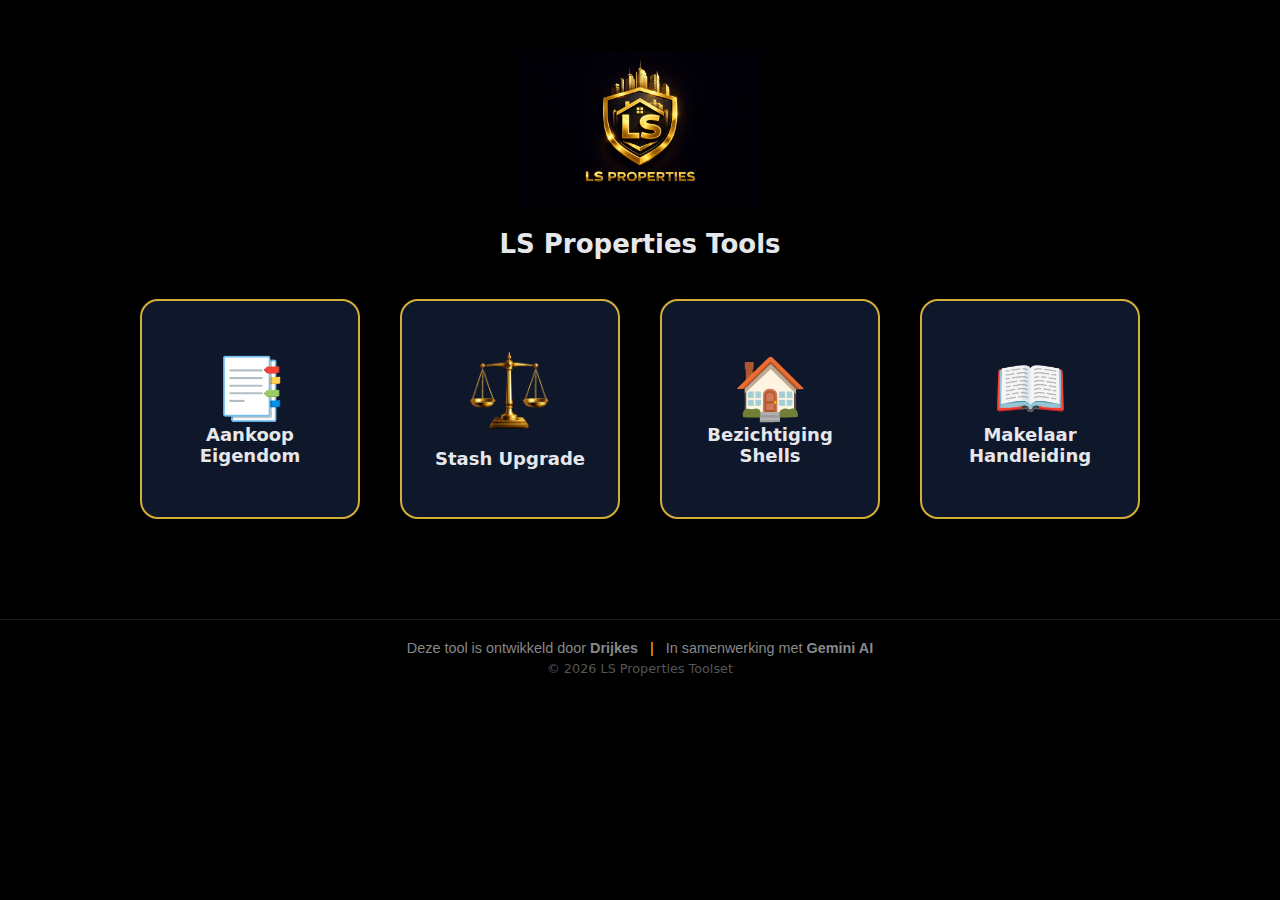
<file: index.html>
<!doctype html>
<html lang="nl">
<head>
  <meta charset="utf-8" />
  <meta name="viewport" content="width=device-width,initial-scale=1" />
  <title>LS Properties Tools</title>
  <link rel="stylesheet" href="styles.css" />
</head>
<body class="homepage"> 
  <main class="home">

    <div class="home-logo">
      <img src="logo.png" alt="LS Properties logo"> 
    </div>

    <h1 class="home-title">LS Properties Tools</h1>

    <div class="home-grid">

      <a href="aankoop.html" class="home-card">
        <div class="home-icon" style="font-size: 60px; display: flex; align-items: center; justify-content: center;">
          📑
        </div>
        <div class="home-card-title">Aankoop Eigendom</div>
      </a>

      <a href="properties.html" class="home-card">
        <div class="home-icon">
          <img src="weegschaal.png" alt="Weegschaal icoon"> 
        </div>
        <div class="home-card-title">Stash Upgrade</div>
      </a>

      <a href="shells.html" class="home-card">
        <div class="home-icon" style="font-size: 60px; display: flex; align-items: center; justify-content: center;">
          🏠
        </div>
        <div class="home-card-title">Bezichtiging Shells</div>
      </a>

      <a href="uitleg.html" class="home-card">
        <div class="home-icon" style="font-size: 60px; display: flex; align-items: center; justify-content: center;">
          📖
        </div>
        <div class="home-card-title">Makelaar Handleiding</div>
      </a>

    </div>
  </main>

  <footer style="margin-top: 50px; padding: 20px; border-top: 1px solid rgba(255,255,255,0.1); text-align: center; width: 100%;">
    <p style="color: #888; font-size: 0.9em; font-family: sans-serif; margin: 0;">
      Deze tool is ontwikkeld door <strong>Drijkes</strong> 
      <span style="margin: 0 8px; color: #ffcc00;">|</span> 
      In samenwerking met <strong>Gemini AI</strong>
    </p>
    <p style="color: #555; font-size: 0.8em; margin-top: 5px;">&copy; 2026 LS Properties Toolset</p>
  </footer>

</body>
</html>
</file>
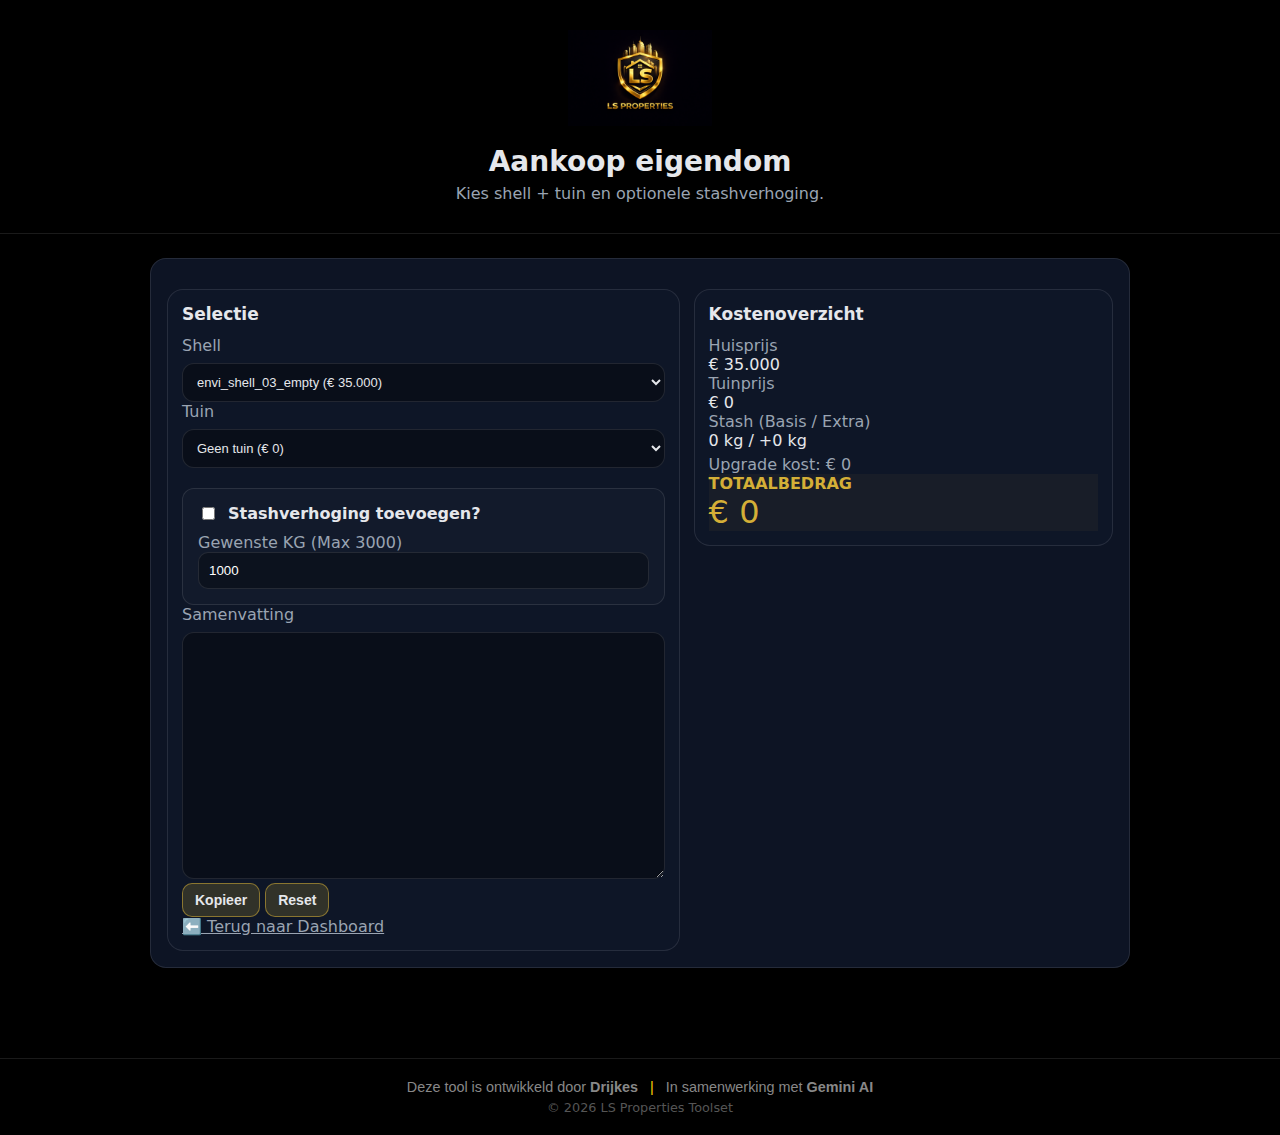
<file: aankoop.html>
<!doctype html>
<html lang="nl">
<head>
  <meta charset="utf-8" />
  <meta name="viewport" content="width=device-width,initial-scale=1" />
  <title>LS Properties — Aankoop eigendom</title>
  <link rel="stylesheet" href="styles.css" />
</head>
<body>
  <header class="hero" style="display: flex; flex-direction: column; align-items: center; text-align: center; padding: 30px 0;">
    <div class="home-logo" style="margin-bottom: 15px;">
      <a href="index.html">
        <img src="logo.png" alt="LS Properties logo" style="width: 180px; max-width: 80%;">
      </a>
    </div>
    <div class="brand" style="justify-content: center; width: 100%;">
      <div style="display: flex; flex-direction: column; align-items: center;">
        <h1 style="font-size: 28px;">Aankoop eigendom</h1>
        <p class="muted">Kies shell + tuin en optionele stashverhoging.</p>
      </div>
    </div>
  </header>

  <main class="container">
    <section class="card">
      <div class="buy-layout">

        <div class="buy-panel">
          <h2>Selectie</h2>
          <div class="buy-grid">
            <div>
              <div class="muted">Shell</div>
              <select id="shellSelect"></select>
            </div>
            <div>
              <div class="muted">Tuin</div>
              <select id="tuinSelect"></select>
            </div>
          </div>

          <div style="margin-top: 20px; padding: 15px; border: 1px solid var(--border); border-radius: 12px; background: rgba(255,255,255,0.02);">
            <label style="display: flex; align-items: center; gap: 10px; cursor: pointer; margin-bottom: 10px;">
              <input type="checkbox" id="enableStashUpgrade"> <strong>Stashverhoging toevoegen?</strong>
            </label>
            <div>
              <div class="muted">Gewenste KG (Max 3000)</div>
              <input type="number" id="stashTargetKg" value="1000" min="0" max="3000" style="width:100%; padding:10px; border-radius:10px; background:rgba(0,0,0,0.3); color:white; border:1px solid var(--border); outline: none;">
            </div>
          </div>

          <div class="copybox">
            <label class="muted" for="msgBuy">Samenvatting</label>
            <textarea id="msgBuy" rows="15" readonly></textarea>
            <div class="actions">
              <button class="btn" id="copyBuyBtn" type="button">Kopieer</button>
              <button class="btn btn--ghost" id="resetBuyBtn" type="button">Reset</button>
              <span class="muted" id="copyBuyToast" style="display:none; margin-left: 10px;">Gekopieerd!</span>
            </div>
          </div>
          <a class="back muted" href="index.html">⬅️ Terug naar Dashboard</a>
        </div>

        <div class="buy-panel">
          <h2>Kostenoverzicht</h2>

          <div id="kgWarningCard" style="display: none; background: rgba(212, 175, 55, 0.15); border: 2px solid var(--gold); border-radius: 12px; padding: 15px; margin-bottom: 15px; color: var(--gold); font-weight: bold; text-align: center;">
            ⚠️ LET OP: Voor deze shell moeten de Kilo's handmatig worden aangepast bij het plaatsen!
          </div>

          <div class="buy-results">
            <div class="sumcard">
              <div class="muted">Huisprijs</div>
              <div class="big" id="huisPrijs">€ 0</div>
            </div>
            <div class="sumcard">
              <div class="muted">Tuinprijs</div>
              <div class="big" id="tuinPrijs">€ 0</div>
            </div>
            <div class="sumcard">
              <div class="muted">Stash (Basis / Extra)</div>
              <div class="big">
                <span id="stashBaseKg">0</span> kg / +<span id="stashExtraKg">0</span> kg
              </div>
              <div class="muted" style="margin-top:5px;">Upgrade kost: <span id="stashUpgradePrice">€ 0</span></div>
            </div>
            <div class="sumcard" style="border-color: var(--gold); background: rgba(212,175,55,0.05);">
              <div class="muted" style="color: var(--gold); font-weight: bold;">TOTAALBEDRAG</div>
              <div class="big" id="totaalPrijs" style="font-size: 32px; color: var(--gold);">€ 0</div>
            </div>
          </div>
        </div>
        
      </div>
    </section>
  </main>

  <footer style="margin-top: 50px; padding: 20px; border-top: 1px solid rgba(255,255,255,0.1); text-align: center; width: 100%;">
    <p style="color: #888; font-size: 0.9em; font-family: sans-serif; margin: 0;">
      Deze tool is ontwikkeld door <strong>Drijkes</strong> 
      <span style="margin: 0 8px; color: #ffcc00;">|</span> 
      In samenwerking met <strong>Gemini AI</strong>
    </p>
    <p style="color: #555; font-size: 0.8em; margin-top: 5px;">&copy; 2026 LS Properties Toolset</p>
  </footer>

  <script src="aankoop.js"></script>
</body>
</html>
</file>
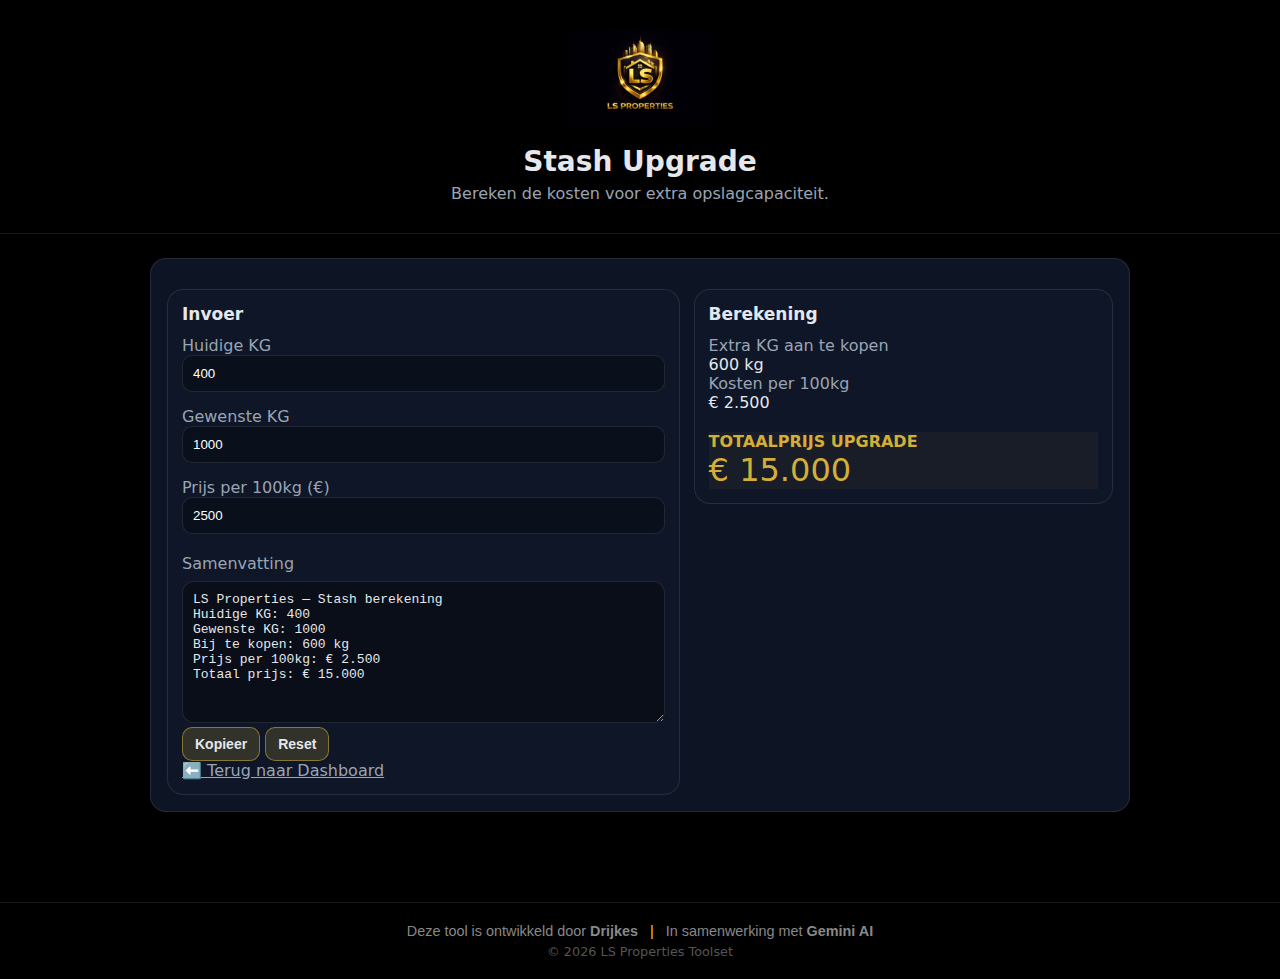
<file: properties.html>
<!doctype html>
<html lang="nl">
<head>
  <meta charset="utf-8" />
  <meta name="viewport" content="width=device-width,initial-scale=1" />
  <title>LS Properties — Stash Upgrade</title>
  <link rel="stylesheet" href="styles.css" />
</head>
<body>
  <header class="hero" style="display: flex; flex-direction: column; align-items: center; text-align: center; padding: 30px 0;">
    <div class="home-logo" style="margin-bottom: 15px;">
      <a href="index.html">
        <img src="logo.png" alt="LS Properties logo" style="width: 180px; max-width: 80%;">
      </a>
    </div>
    <div class="brand" style="justify-content: center; width: 100%;">
      <div style="display: flex; flex-direction: column; align-items: center;">
        <h1 style="font-size: 28px;">Stash Upgrade</h1>
        <p class="muted">Bereken de kosten voor extra opslagcapaciteit.</p>
      </div>
    </div>
  </header>

  <main class="container">
    <section class="card">
      <div class="buy-layout">

        <div class="buy-panel">
          <h2>Invoer</h2>
          
          <div style="margin-bottom: 15px;">
            <div class="muted">Huidige KG</div>
            <input id="curKg" type="number" min="0" value="400" style="width:100%; padding:10px; border-radius:10px; background:rgba(0,0,0,0.3); color:white; border:1px solid var(--border); outline: none;">
          </div>

          <div style="margin-bottom: 15px;">
            <div class="muted">Gewenste KG</div>
            <input id="targetKg" type="number" min="0" value="1000" style="width:100%; padding:10px; border-radius:10px; background:rgba(0,0,0,0.3); color:white; border:1px solid var(--border); outline: none;">
          </div>

          <div style="margin-bottom: 20px;">
            <div class="muted">Prijs per 100kg (€)</div>
            <input id="pricePer100" type="number" min="0" value="2500" style="width:100%; padding:10px; border-radius:10px; background:rgba(0,0,0,0.3); color:white; border:1px solid var(--border); outline: none;">
          </div>

          <div class="copybox">
            <label class="muted" for="msg">Samenvatting</label>
            <textarea id="msg" rows="8" readonly></textarea>
            <div class="actions">
              <button class="btn" id="copyMsgBtn" type="button">Kopieer</button>
              <button class="btn btn--ghost" id="resetBtn" type="button">Reset</button>
              <span class="muted" id="copyToast" style="display:none; margin-left: 10px;">Gekopieerd!</span>
            </div>
          </div>
          <a class="back muted" href="index.html">⬅️ Terug naar Dashboard</a>
        </div>

        <div class="buy-panel">
          <h2>Berekening</h2>
          <div class="buy-results">
            
            <div class="sumcard">
              <div class="muted">Extra KG aan te kopen</div>
              <div class="big"><span id="totalKg">0</span> kg</div>
            </div>

            <div class="sumcard">
              <div class="muted">Kosten per 100kg</div>
              <div class="big" id="displayPricePer100">€ 2.500</div>
            </div>

            <div class="sumcard" style="border-color: var(--gold); background: rgba(212,175,55,0.05); margin-top: 20px;">
              <div class="muted" style="color: var(--gold); font-weight: bold;">TOTAALPRIJS UPGRADE</div>
              <div class="big" id="totalPrice" style="font-size: 32px; color: var(--gold);">€ 0</div>
            </div>

          </div>
        </div>
        
      </div>
    </section>
  </main>

  <footer style="margin-top: 50px; padding: 20px; border-top: 1px solid rgba(255,255,255,0.1); text-align: center; width: 100%;">
    <p style="color: #888; font-size: 0.9em; font-family: sans-serif; margin: 0;">
      Deze tool is ontwikkeld door <strong>Drijkes</strong> 
      <span style="margin: 0 8px; color: #ffcc00;">|</span> 
      In samenwerking met <strong>Gemini AI</strong>
    </p>
    <p style="color: #555; font-size: 0.8em; margin-top: 5px;">&copy; 2026 LS Properties Toolset</p>
  </footer>

  <script src="app.js"></script>
  <script>
    document.getElementById("copyMsgBtn").addEventListener("click", async () => {
      const ta = document.getElementById("msg");
      try {
        await navigator.clipboard.writeText(ta.value);
        const toast = document.getElementById("copyToast");
        toast.style.display = "inline";
        setTimeout(() => (toast.style.display = "none"), 1200);
      } catch (err) {}
    });

    document.getElementById("pricePer100").addEventListener("input", (e) => {
      const val = Number(e.target.value) || 0;
      document.getElementById("displayPricePer100").textContent = 
        new Intl.NumberFormat("nl-BE", { style: "currency", currency: "EUR", maximumFractionDigits: 0 }).format(val);
    });
  </script>
</body>
</html>
</file>
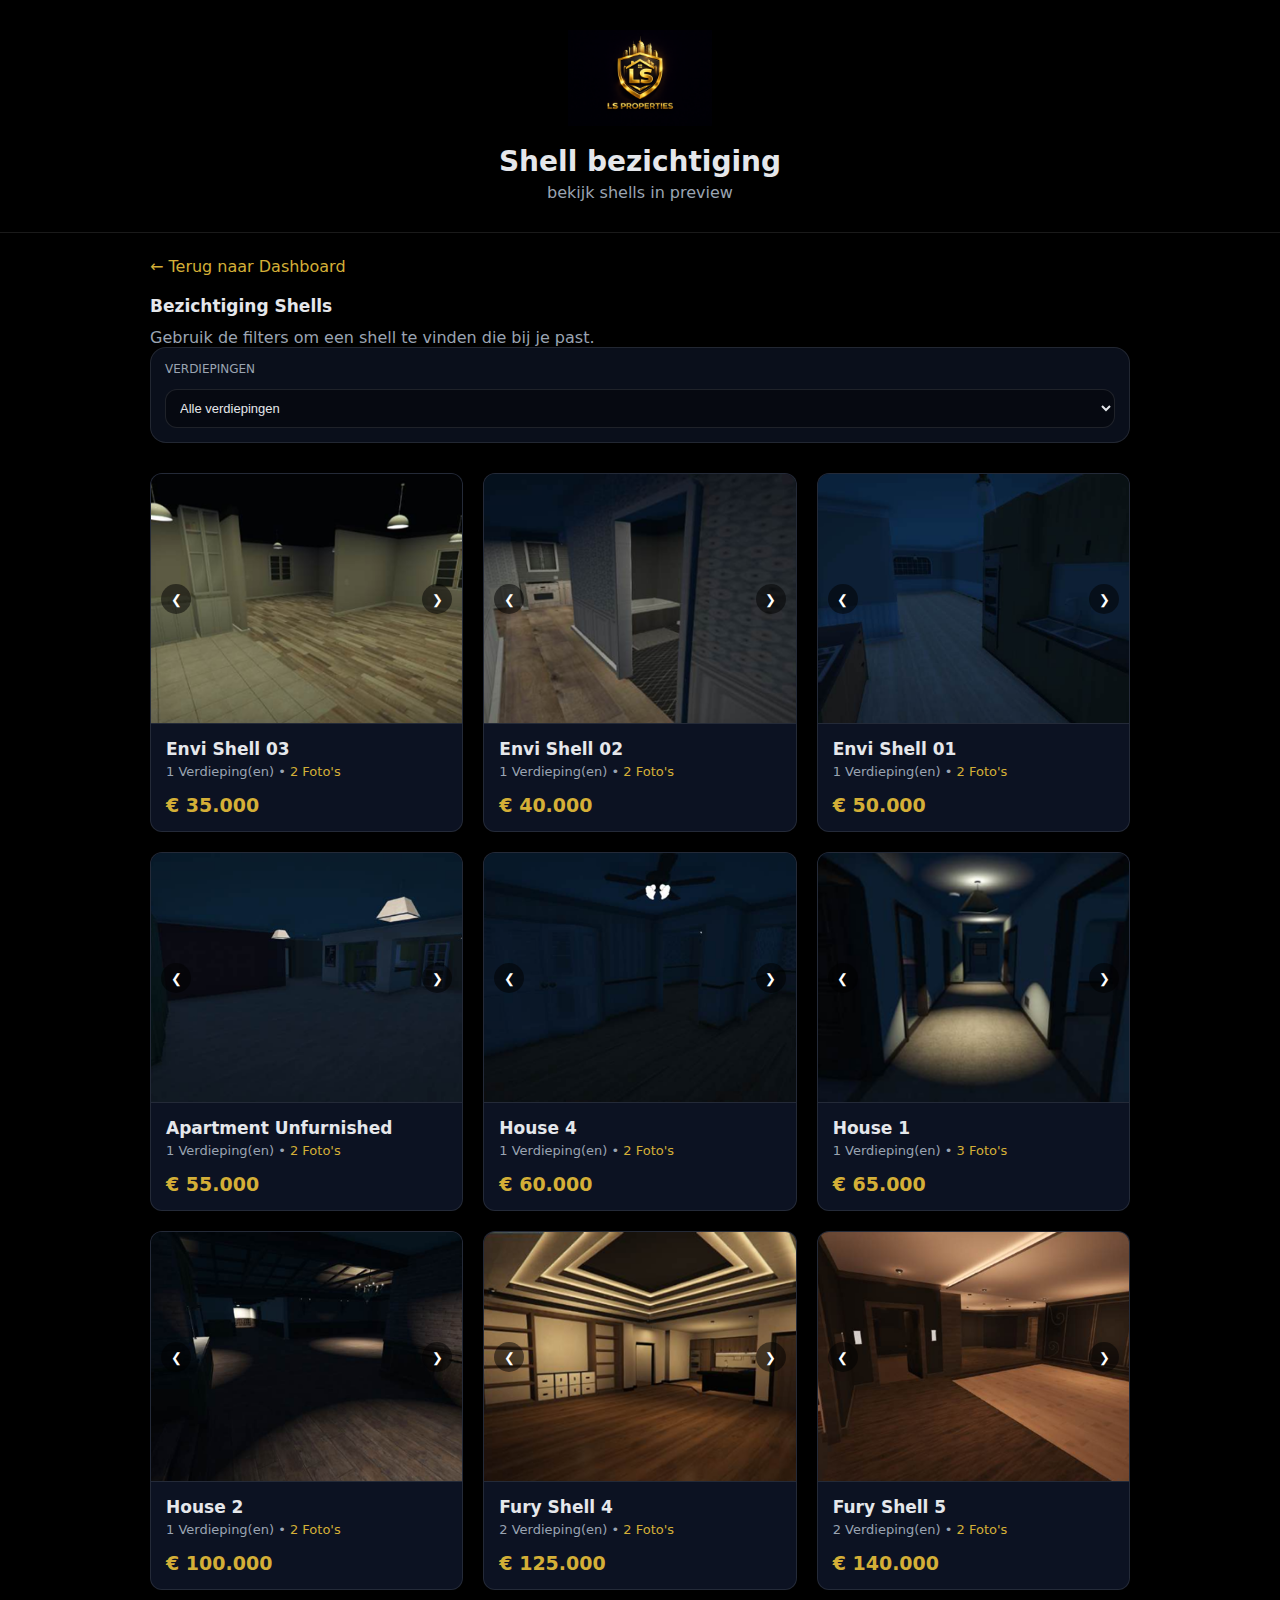
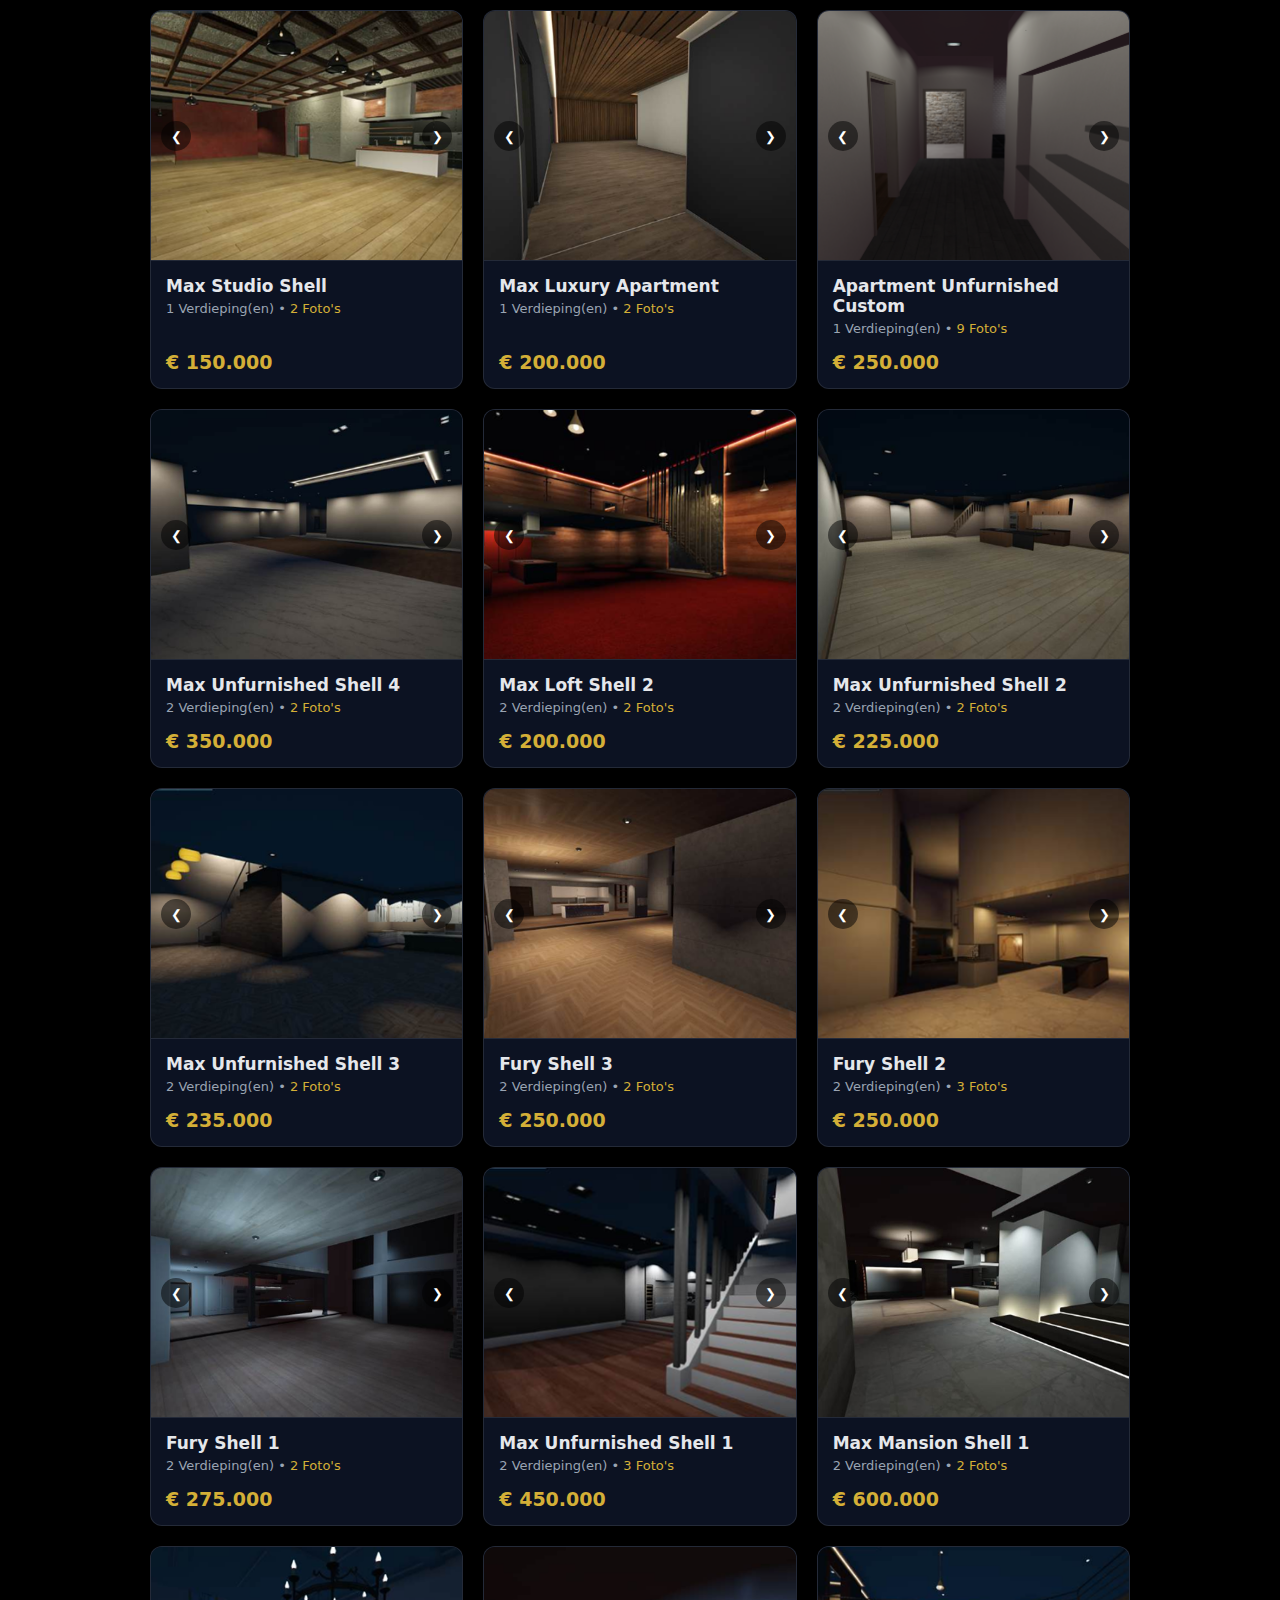
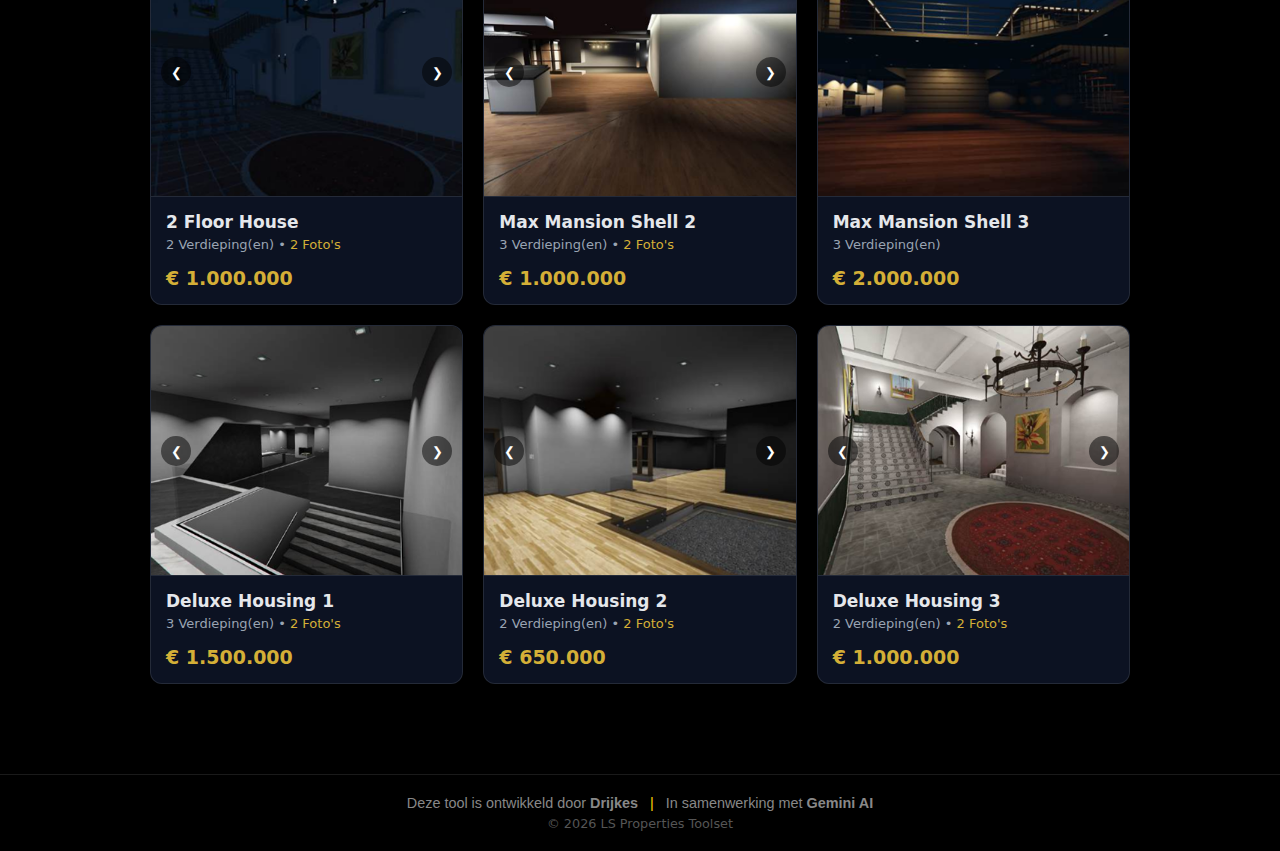
<file: shells.html>
<!doctype html>
<html lang="nl">
<head>
  <meta charset="utf-8" />
  <meta name="viewport" content="width=device-width,initial-scale=1" />
  <title>Bezichtiging Shells - LS Properties</title>
  <link rel="stylesheet" href="styles.css" />
</head>
<body>

  <header class="hero" style="display: flex; flex-direction: column; align-items: center; text-align: center; padding: 30px 0;">
    <div class="home-logo" style="margin-bottom: 15px;">
      <a href="index.html">
        <img src="logo.png" alt="LS Properties logo" style="width: 180px; max-width: 80%;">
      </a>
    </div>
    <div class="brand" style="justify-content: center; width: 100%;">
      <div style="display: flex; flex-direction: column; align-items: center;">
        <h1 style="font-size: 28px; margin: 0;">Shell bezichtiging</h1>
        <p class="muted" style="margin-top: 5px;">bekijk shells in preview</p>
      </div>
    </div>
  </header>

  <main class="container">
    <div style="margin-bottom: 20px;">
      <a href="index.html" style="color: var(--gold); text-decoration: none;">&larr; Terug naar Dashboard</a>
    </div>

    <h2>Bezichtiging Shells</h2>
    <p class="muted">Gebruik de filters om een shell te vinden die bij je past.</p>

    <section class="buy-panel" style="margin-bottom: 30px;">
      <div class="buy-grid">
        <div>
          <label class="muted" style="font-size: 12px; display: block; margin-bottom: 5px;">VERDIEPINGEN</label>
          <select id="filterFloors" onchange="filterShells()">
            <option value="all">Alle verdiepingen</option>
            <option value="1">1 Verdieping</option>
            <option value="2">2 Verdiepingen</option>
            <option value="3">3 of meer</option>
          </select>
        </div>
      </div>
    </section>

    <div id="shellResults" class="buy-results">
      </div>
  </main>

  <footer style="margin-top: 50px; padding: 20px; border-top: 1px solid rgba(255,255,255,0.1); text-align: center; width: 100%;">
    <p style="color: #888; font-size: 0.9em; font-family: sans-serif; margin: 0;">
      Deze tool is ontwikkeld door <strong>Drijkes</strong> 
      <span style="margin: 0 8px; color: #ffcc00;">|</span> 
      In samenwerking met <strong>Gemini AI</strong>
    </p>
    <p style="color: #555; font-size: 0.8em; margin-top: 5px;">&copy; 2026 LS Properties Toolset</p>
  </footer>

  <script src="app.js"></script>
</body>
</html>
</file>
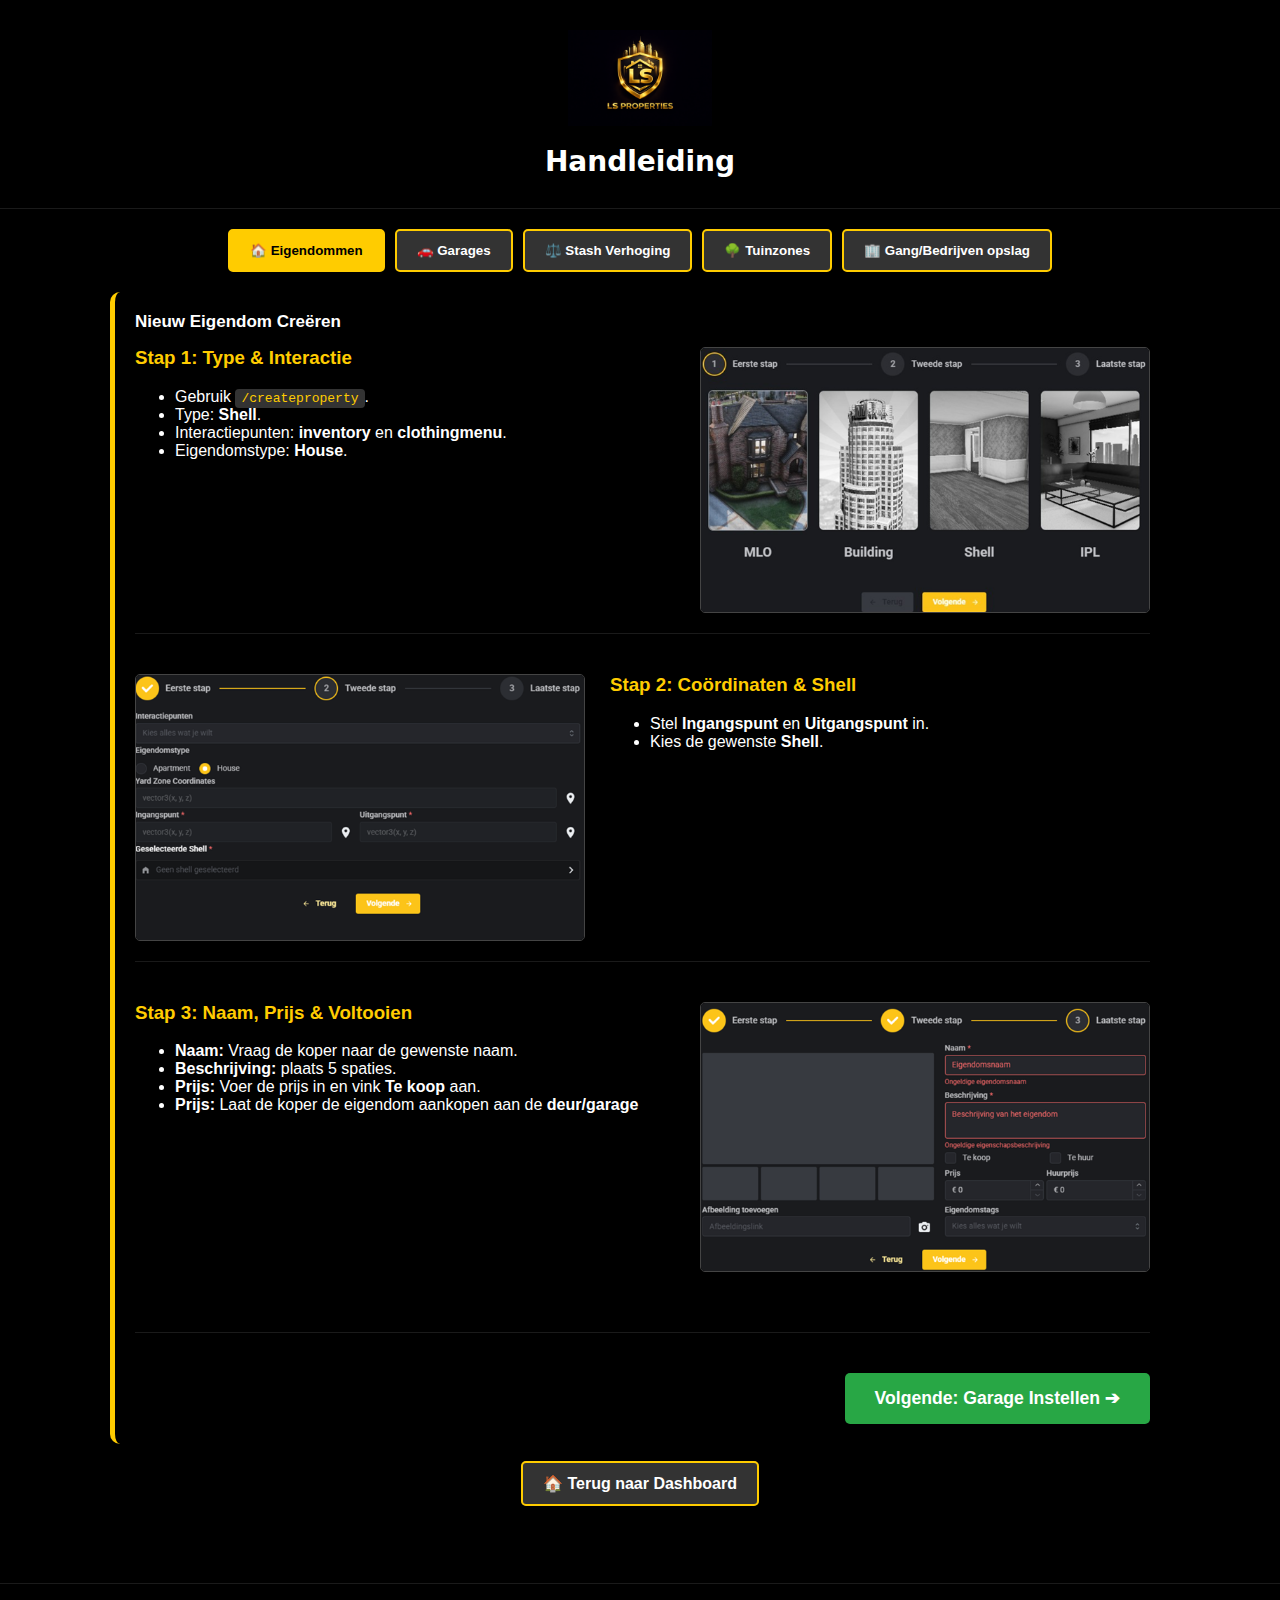
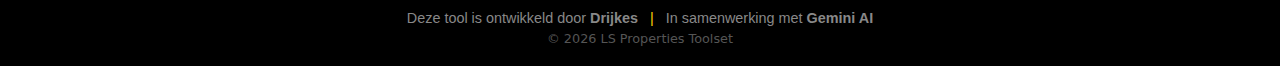
<file: uitleg.html>
<!doctype html>
<html lang="nl">
<head>
  <meta charset="utf-8" />
  <meta name="viewport" content="width=device-width,initial-scale=1" />
  <title>Makelaar Handleiding - LS Properties</title>
  <link rel="stylesheet" href="styles.css" />
  <style>
    .uitleg-container {
      max-width: 1100px;
      margin: 0 auto;
      padding: 20px;
      color: white;
      font-family: sans-serif;
    }
    .tab-menu {
      display: flex;
      gap: 10px;
      margin-bottom: 20px;
      flex-wrap: wrap;
      justify-content: center;
    }
    .tab-button {
      padding: 12px 20px;
      background: #333;
      color: white;
      border: 2px solid #ffcc00;
      border-radius: 5px;
      cursor: pointer;
      font-weight: bold;
      transition: 0.3s;
    }
    .tab-button:hover, .tab-button.active {
      background: #ffcc00;
      color: black;
    }
    .tab-content { display: none; }
    .tab-content.active { display: block; }
    .step-box {
      background: rgba(0, 0, 0, 0.5);
      border-radius: 10px;
      padding: 20px;
      margin-bottom: 30px;
      border-left: 5px solid #ffcc00;
    }
    .step-item {
      margin-bottom: 40px;
      padding-bottom: 20px;
      border-bottom: 1px solid rgba(255,255,255,0.1);
    }
    .step-grid {
      display: flex;
      align-items: flex-start;
      gap: 25px;
      margin-top: 15px;
    }
    .step-grid img {
      max-width: 450px;
      border-radius: 5px;
      border: 1px solid #444;
      box-shadow: 0 4px 15px rgba(0,0,0,0.5);
    }
    .step-text { flex: 1; }
    .step-text h3 { color: #ffcc00; margin-top: 0; }
    code {
      background: #333;
      padding: 2px 6px;
      border-radius: 4px;
      color: #ffcc00;
    }
    .next-step-btn {
      display: inline-block;
      margin-top: 20px;
      padding: 15px 30px;
      background: #28a745;
      color: white;
      border: none;
      border-radius: 5px;
      font-weight: bold;
      cursor: pointer;
      font-size: 1.1em;
      transition: 0.3s;
    }
    .next-step-btn:hover { background: #218838; transform: scale(1.02); }
    
    .muted { color: #aaa; margin-top: 5px; }

    @media (max-width: 850px) {
      .step-grid { flex-direction: column; }
      .step-grid img { max-width: 100%; }
    }
  </style>
</head>
<body class="content-body">

  <header class="hero" style="display: flex; flex-direction: column; align-items: center; text-align: center; padding: 30px 0;">
    <div class="home-logo" style="margin-bottom: 15px;">
      <a href="index.html">
        <img src="logo.png" alt="LS Properties logo" style="width: 180px; max-width: 80%;">
      </a>
    </div>
    <div class="brand" style="justify-content: center; width: 100%;">
      <div style="display: flex; flex-direction: column; align-items: center;">
        <h1 style="font-size: 28px; color: white;">Handleiding</h1>
      </div>
    </div>
  </header>

  <main class="uitleg-container">
    
    <div class="tab-menu" id="mainTabMenu">
      <button class="tab-button active" data-tab="eigendom" onclick="openTab(event, 'eigendom')">🏠 Eigendommen</button>
      <button class="tab-button" data-tab="garage" onclick="openTab(event, 'garage')">🚗 Garages</button>
      <button class="tab-button" data-tab="stash" onclick="openTab(event, 'stash')">⚖️ Stash Verhoging</button>
      <button class="tab-button" data-tab="tuin" onclick="openTab(event, 'tuin')">🌳 Tuinzones</button>
      <button class="tab-button" data-tab="opslag" onclick="openTab(event, 'opslag')">🏢 Gang/Bedrijven opslag</button>
    </div>

    <div id="eigendom" class="tab-content active">
      <section class="step-box">
        <h2>Nieuw Eigendom Creëren</h2>
        <div class="step-item">
          <div class="step-grid">
            <div class="step-text">
              <h3>Stap 1: Type & Interactie</h3>
              <ul>
                <li>Gebruik <code>/createproperty</code>.</li>
                <li>Type: <strong>Shell</strong>.</li>
                <li>Interactiepunten: <strong>inventory</strong> en <strong>clothingmenu</strong>.</li>
                <li>Eigendomstype: <strong>House</strong>.</li>
              </ul>
            </div>
            <img src="img/handleiding/createproperty 1.png" alt="Stap 1">
          </div>
        </div>
        <div class="step-item">
          <div class="step-grid">
            <img src="img/handleiding/createproperty 2.png" alt="Stap 2">
            <div class="step-text">
              <h3>Stap 2: Coördinaten & Shell</h3>
              <ul>
                <li>Stel <strong>Ingangspunt</strong> en <strong>Uitgangspunt</strong> in.</li>
                <li>Kies de gewenste <strong>Shell</strong>.</li>
              </ul>
            </div>
          </div>
        </div>
        <div class="step-item" style="border-bottom: none;">
          <div class="step-grid">
            <div class="step-text">
              <h3>Stap 3: Naam, Prijs & Voltooien</h3>
              <ul>
                <li><strong>Naam:</strong> Vraag de koper naar de gewenste naam.</li>
                <li><strong>Beschrijving:</strong> plaats 5 spaties.</li>
                <li><strong>Prijs:</strong> Voer de prijs in en vink <strong>Te koop</strong> aan.</li>
                <li><strong>Prijs:</strong> Laat de koper de eigendom aankopen aan de <strong>deur/garage</strong> </li>
              </ul>
            </div>
            <img src="img/handleiding/createproperty 3.png" alt="Stap 3">
          </div>
        </div>
        <div style="text-align: right; border-top: 1px solid rgba(255,255,255,0.1); padding-top: 20px;">
          <button class="next-step-btn" onclick="openTab(null, 'garage')">Volgende: Garage Instellen ➔</button>
        </div>
      </section>
    </div>

    <div id="garage" class="tab-content">
      <section class="step-box">
        <h2>Privégarage aanmaken (/privategarage)</h2>
        <div class="step-item">
            <div class="step-grid">
              <div class="step-text">
                <p>Gebruik <code>/privategarage</code> en klik op <strong>Privégarage criëren</strong>.</p>
              </div>
              <img src="img/handleiding/garage 1.png" alt="Garage Stap 1">
            </div>
        </div>
        <div class="step-item" style="border-bottom: none;">
            <div class="step-grid">
              <img src="img/handleiding/garage 2.png" alt="Garage Stap 2">
              <div class="step-text">
                <p>klik op <strong>Get Location</strong> voor de positie.</p>
                <p>Voeg de eigenaar toe. Gebruik <code>/garageowner [id]</code> voor eigenaarschap en <code>/geefgaragekey [id]</code> voor toegang.</p>
              </div>
            </div>
        </div>
      </section>
    </div>

    <div id="stash" class="tab-content">
      <section class="step-box">
        <h2>Stash Verhoging / Upgrade</h2>
        <div class="step-item">
          <div class="step-grid">
            <div class="step-text">
              <p>Voor het upgraden van opslagruimte:</p>
              <ul>
                <li>Open de lijst met <code>/allproperties</code>.</li>
                <li>Zoek het eigendom op naam via de zoekbalk.</li>
                <li>klik op de <strong>Pen</strong> om te bewerken.</li>
              </ul>
            </div>
            <img src="img/handleiding/allproperties 1.png" alt="Stash Upgrade Stap 1">
          </div>
        </div>
        <div class="step-item" style="border-bottom: none;">
          <div class="step-grid">
            <img src="img/handleiding/allproperties 2.png" alt="Stash Upgrade Stap 2">
            <div class="step-text">
              <ul>
                <li>Pas de <strong>Slots</strong> en het <strong>Gewicht</strong> aan (bijv. 800000 voor 800kg).</li>
                <li>Sla op via <strong>Werk Inventaris Bij</strong>.</li>
              </ul>
            </div>
          </div>
        </div>
      </section>
    </div>

    <div id="tuin" class="tab-content">
      <section class="step-box">
        <h2>Tuinzone Aanmaken</h2>
        <div class="step-item">
          <div class="step-grid">
            <div class="step-text">
              <h3>Stap 1: Selecteren</h3>
              <ul>
                <li>Gebruik <code>/allproperties</code> en zoek het eigendom op.</li>
                <li>klik op de <strong>Pen</strong> om te bewerken.</li>
                <li>Klik op <strong>Tuinzone Aanmaken</strong> in het menu.</li>
              </ul>
            </div>
            <img src="img/handleiding/tuin 1.png" alt="Tuin Stap 1">
          </div>
        </div>
        <div class="step-item">
          <div class="step-grid">
            <img src="img/handleiding/tuin 2.png" alt="Tuin Stap 2">
            <div class="step-text">
              <h3>Stap 2: Tekenen</h3>
              <ul>
                <li>Plaats punten rondom de tuin met <strong>LMB</strong>.</li>
                <li>Zorg dat de lijn het hele gebied omsluit.</li>
              </ul>
            </div>
          </div>
        </div>
        <div class="step-item" style="border-bottom: none;">
          <div class="step-grid">
            <div class="step-text">
              <h3>Stap 3: Afronden</h3>
              <ul>
                <li>Navigeer met <strong>WASD</strong> en pas hoogte aan met <strong>Q / E</strong>.</li>
                <li>Druk op <strong>ENTER</strong> om de zone definitief op te slaan.</li>
              </ul>
            </div>
            <img src="img/handleiding/tuin 3.png" alt="Tuin Stap 3">
          </div>
        </div>
      </section>
    </div>

    <div id="opslag" class="tab-content">
      <section class="step-box">
        <h2>Gang / Bedrijven Opslag (/locker)</h2>
        <div class="step-grid">
          <img src="img/handleiding/opslag.png" alt="Opslag">
          <div class="step-text">
            <p>Gebruik <code>/locker</code> voor nieuwe zakelijke kluizen:</p>
            <ul>
              <li><strong>Naam:</strong> Eén woord in kleine letters.</li>
              <li><strong>Grootte:</strong> Gewicht in KG (bijv. 3000 voor 3000kg).</li>
              <li><em>Let op: De instellingen kunnen na plaatsing niet worden gewijzigd.</em></li>
            </ul>
          </div>
        </div>
      </section>
    </div>

    <div style="text-align: center; margin-top: 30px; margin-bottom: 20px;">
      <a href="index.html" class="tab-button" style="text-decoration: none;">🏠 Terug naar Dashboard</a>
    </div>
  </main>

  <footer style="margin-top: 50px; padding: 20px; border-top: 1px solid rgba(255,255,255,0.1); text-align: center;">
    <p style="color: #888; font-size: 0.9em; font-family: sans-serif;">
      Deze tool is ontwikkeld door <strong>Drijkes</strong> 
      <span style="margin: 0 8px; color: #ffcc00;">|</span> 
      In samenwerking met <strong>Gemini AI</strong>
    </p>
    <p style="color: #555; font-size: 0.8em; margin-top: 5px;">&copy; 2026 LS Properties Toolset</p>
  </footer>

  <script>
    function openTab(evt, tabName) {
      var i, tabcontent, tablinks;
      tabcontent = document.getElementsByClassName("tab-content");
      for (i = 0; i < tabcontent.length; i++) { tabcontent[i].style.display = "none"; }
      tablinks = document.getElementsByClassName("tab-button");
      for (i = 0; i < tablinks.length; i++) { tablinks[i].classList.remove("active"); }
      document.getElementById(tabName).style.display = "block";
      if (evt) { evt.currentTarget.classList.add("active"); }
      else { document.querySelector('[data-tab="' + tabName + '"]').classList.add("active"); }
      window.scrollTo(0,0);
    }
  </script>
</body>
</html>
</file>
<file: styles.css>
:root {
  --bg: #000000;
  --card: #0f172a;
  --muted: #9aa4b2;
  --text: #e5e7eb;
  --gold: #D4AF37;
  --border: rgba(255, 255, 255, .10);
}

* { box-sizing: border-box; }

body {
  margin: 0;
  font-family: 'Segoe UI', system-ui, -apple-system, Roboto, Helvetica, Arial, sans-serif;
  background: var(--bg);
  color: var(--text);
}

/* ========================= */
/* ===== GENERIC LAYOUT ==== */
/* ========================= */

.container {
  width: min(980px, 92vw);
  margin: 0 auto;
  padding: 24px 0 40px;
}

.hero {
  padding: 22px 0;
  border-bottom: 1px solid var(--border);
}

.brand {
  width: min(980px, 92vw);
  margin: 0 auto;
  display: flex;
  gap: 12px;
  align-items: center;
}

.logo {
  width: 42px;
  height: 42px;
  border-radius: 12px;
  border: 1px solid rgba(212, 175, 55, .35);
  background: rgba(212, 175, 55, .10);
  display: grid;
  place-items: center;
  font-weight: 900;
  color: var(--gold);
}

h1 { margin: 0; font-size: 24px; }
h2 { margin: 0 0 12px; font-size: 17px; }
p { margin: 6px 0 0; }
.muted { color: var(--muted); }

.card {
  background: rgba(15, 23, 42, .85);
  border: 1px solid var(--border);
  border-radius: 16px;
  padding: 16px;
  box-shadow: 0 8px 25px rgba(0, 0, 0, .35);
}

.btn {
  padding: 8px 12px;
  border-radius: 10px;
  border: 1px solid rgba(212, 175, 55, .55);
  background: rgba(212, 175, 55, .18);
  color: var(--text);
  cursor: pointer;
  font-weight: 700;
  font-size: 14px;
}

/* ========================= */
/* ===== HOMEPAGE ========= */
/* ========================= */

body.homepage .home {
  text-align: center;
  padding: 50px 20px;
}

body.homepage .home-logo img {
  width: 240px;
  max-width: 90%;
  margin-bottom: 15px;
}

body.homepage .home-title {
  font-size: 26px;
  font-weight: 800;
  margin-bottom: 40px;
}

body.homepage .home-grid {
  display: flex;
  justify-content: center;
  align-items: center;
  gap: 40px;
  flex-wrap: wrap;
}

body.homepage .home-card {
  width: 220px;
  height: 220px;
  background: #0f172a;
  border-radius: 18px;
  border: 2px solid var(--gold);
  display: flex;
  flex-direction: column;
  justify-content: center;
  align-items: center;
  text-align: center;
  padding: 18px;
  text-decoration: none;
  color: var(--text);
  font-size: 18px;
  font-weight: 800;
  transition: all 0.2s ease;
}

body.homepage .home-card:hover {
  transform: scale(1.04);
  box-shadow: 0 0 25px rgba(212, 175, 55, 0.40);
}

body.homepage .home-icon img {
  width: 80px;
  height: 80px;
  object-fit: contain;
  margin-bottom: 14px;
}

/* ========================= */
/* ===== BEREKENING / AANKOOP PAGE ===== */
/* ========================= */

.buy-layout {
  display: grid;
  grid-template-columns: 1.1fr .9fr;
  gap: 14px;
  align-items: start;
  margin-top: 14px;
}

.buy-panel {
  background: rgba(15, 23, 42, .65);
  border: 1px solid var(--border);
  border-radius: 16px;
  padding: 14px;
}

/* LOCATIE BUTTONS */
.location-selector { 
  display: grid; 
  grid-template-columns: repeat(5, 1fr); 
  gap: 6px; 
}

.loc-btn {
  padding: 12px 0;
  text-align: center;
  background: rgba(255, 255, 255, 0.05);
  border: 1px solid var(--border);
  border-radius: 8px;
  cursor: pointer;
  font-size: 14px;
  font-weight: 800;
  color: var(--muted);
  transition: 0.2s;
}

.loc-btn.active {
  border-color: var(--gold);
  background: linear-gradient(145deg, rgba(212, 175, 55, 0.3), rgba(212, 175, 55, 0.1));
  color: #fff;
}

/* STERREN */
.star-rating { display: flex; gap: 10px; font-size: 30px; cursor: pointer; }
.star { color: rgba(255, 255, 255, 0.1); transition: 0.2s; }
.star.active { color: var(--gold); text-shadow: 0 0 10px rgba(212, 175, 55, 0.5); }

/* TEXTAREA & SELECTS */
textarea, select {
  width: 100%;
  margin-top: 8px;
  border-radius: 12px;
  border: 1px solid var(--border);
  background: rgba(0, 0, 0, .35);
  color: var(--text);
  padding: 10px;
  font-size: 13px;
}

/* ========================= */
/* ===== RESPONSIVE ======= */
/* ========================= */

@media (max-width: 900px) {
  .buy-layout { grid-template-columns: 1fr; }
  body.homepage .home-grid { gap: 20px; }
  .location-selector { grid-template-columns: repeat(3, 1fr); }
}

.footer {
  margin-top: 50px;
  padding: 20px;
  text-align: center;
  font-size: 13px;
  color: var(--muted);
}
</file>
